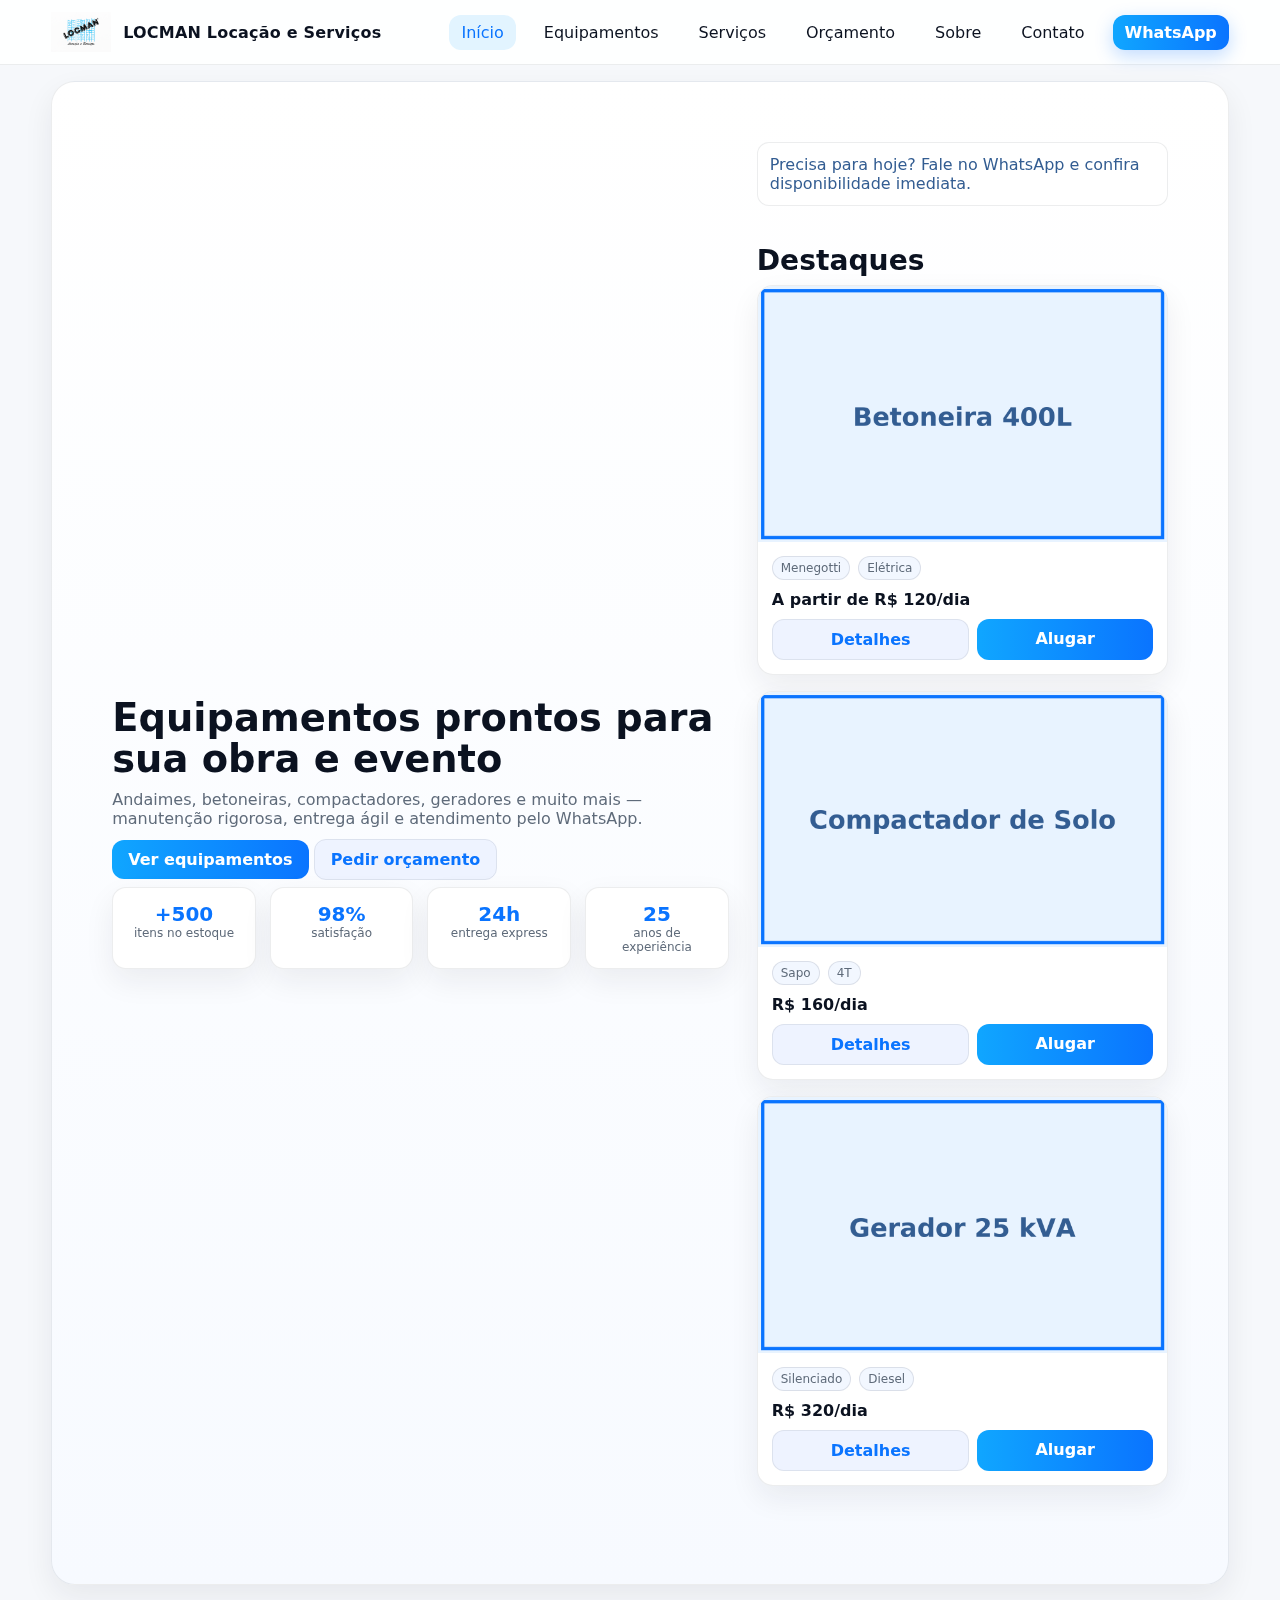
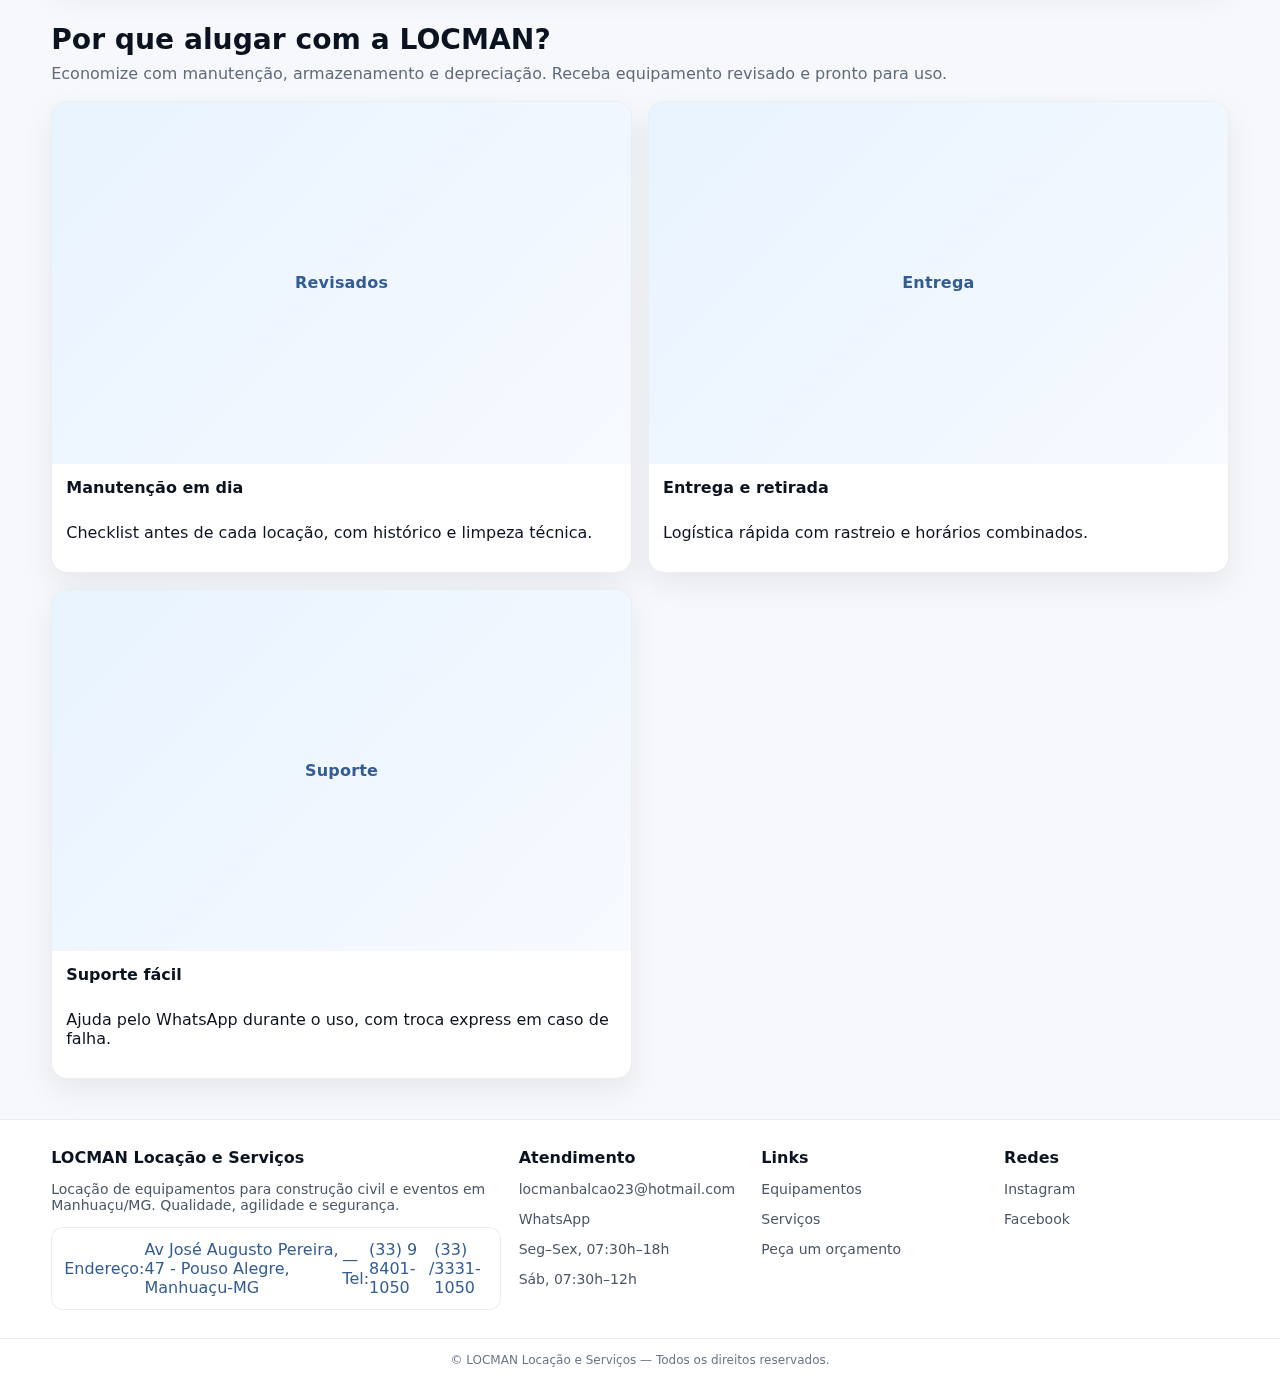
<file: index.html>
<!doctype html>
<html lang="pt-BR">
<head>
<meta charset="utf-8"/>
<meta name="viewport" content="width=device-width, initial-scale=1"/>
<title>LOCMAN Locação e Serviços — Manhuaçu/MG</title>
<meta name="description" content="Locação de equipamentos para construção civil e eventos em Manhuaçu/MG. Andaimes, betoneiras, compactadores, geradores e muito mais."/>
<link rel="stylesheet" href="assets/style.css"/>
<link rel="icon" href="assets/logo.png"/>
</head>
<body>
<header class="header">
  <div class="container nav">
    <a class="brand active" href="index.html">
      <img src="assets/logo.png" alt="LOCMAN logo"/>
      <span>LOCMAN Locação e Serviços</span>
    </a>
    <nav class="nav-links" id="navLinks">
      <a class="active" href="index.html">Início</a>
      <a href="equipamentos.html">Equipamentos</a>
      <a href="servicos.html">Serviços</a>
      <a href="orcamento.html">Orçamento</a>
      <a href="sobre.html">Sobre</a>
      <a href="contato.html">Contato</a>
      <a class="cta whatsapp-link" target="_blank" rel="noopener">WhatsApp</a>
    </nav>
  </div>
</header>
<main class="container">

<section class="hero">
  <div class="hero-inner">
    <div>
      <h1>Equipamentos prontos para sua obra e evento</h1>
      <p>Andaimes, betoneiras, compactadores, geradores e muito mais — manutenção rigorosa, entrega ágil e atendimento pelo WhatsApp.</p>
      <div class="actions">
        <a class="btn primary" href="equipamentos.html">Ver equipamentos</a>
        <a class="btn" href="orcamento.html">Pedir orçamento</a>
      </div>
      <div class="kpis">
        <div class="kpi"><div class="v">+500</div><div class="l">itens no estoque</div></div>
        <div class="kpi"><div class="v">98%</div><div class="l">satisfação</div></div>
        <div class="kpi"><div class="v">24h</div><div class="l">entrega express</div></div>
        <div class="kpi"><div class="v">25</div><div class="l">anos de experiência</div></div>
      </div>
    </div>
    <div>
      <div class="banner">Precisa para hoje? Fale no WhatsApp e confira disponibilidade imediata.</div>
      <div class="section">
        <h2>Destaques</h2>
        <div class="grid destaques">
          <article class="card">
            <div class="media"><img src="assets/equipamentos/betoneira.png" alt="Betoneira 400L"/></div>
            <div class="body">
              <div class="meta"><span class="tag">Menegotti</span><span class="tag">Elétrica</span></div>
              <div class="price">A partir de R$ 120/dia</div>
              <div class="actions">
                <a class="btn" href="equipamentos.html#betoneira">Detalhes</a>
                <a class="btn primary" href="orcamento.html?item=Betoneira%20400%20L">Alugar</a>
              </div>
            </div>
          </article>
          <article class="card">
            <div class="media"><img src="assets/equipamentos/compactador.png" alt="Compactador de Solo"/></div>
            <div class="body">
              <div class="meta"><span class="tag">Sapo</span><span class="tag">4T</span></div>
              <div class="price">R$ 160/dia</div>
              <div class="actions">
                <a class="btn" href="equipamentos.html#compactador">Detalhes</a>
                <a class="btn primary" href="orcamento.html?item=Compactador%20de%20Solo%20(Sapo%204T)">Alugar</a>
              </div>
            </div>
          </article>
          <article class="card">
            <div class="media"><img src="assets/equipamentos/gerador.png" alt="Gerador 25 kVA"/></div>
            <div class="body">
              <div class="meta"><span class="tag">Silenciado</span><span class="tag">Diesel</span></div>
              <div class="price">R$ 320/dia</div>
              <div class="actions">
                <a class="btn" href="equipamentos.html#gerador">Detalhes</a>
                <a class="btn primary" href="orcamento.html?item=Gerador%2025%20kVA">Alugar</a>
              </div>
            </div>
          </article>
        </div>
      </div>
    </div>
  </div>
</section>

<section class="section">
  <h2>Por que alugar com a LOCMAN?</h2>
  <p class="lead">Economize com manutenção, armazenamento e depreciação. Receba equipamento revisado e pronto para uso.</p>
  <div class="grid grid-destaques">
    <article class="card"><div class="media">Revisados</div><div class="body"><b>Manutenção em dia</b><p>Checklist antes de cada locação, com histórico e limpeza técnica.</p></div></article>
    <article class="card"><div class="media">Entrega</div><div class="body"><b>Entrega e retirada</b><p>Logística rápida com rastreio e horários combinados.</p></div></article>
    <article class="card"><div class="media">Suporte</div><div class="body"><b>Suporte fácil</b><p>Ajuda pelo WhatsApp durante o uso, com troca express em caso de falha.</p></div></article>
  </div>
</section>

</main>

<footer>
  <div class="container footer-inner footer">
    <div>
      <h4>LOCMAN Locação e Serviços</h4>
      <p>Locação de equipamentos para construção civil e eventos em Manhuaçu/MG. Qualidade, agilidade e segurança.</p>
      <div class="banner" style="margin-top:10px">Endereço: <span class="endereco"></span> — Tel: <span class="tel1"></span> / <span class="tel2"></span></div>
    </div>
    <div>
  <h4>Atendimento</h4>
  <p><a href="mailto:locmanbalcao23@hotmail.com">locmanbalcao23@hotmail.com</a></p>
  <p><a class="whatsapp-link" target="_blank" rel="noopener">WhatsApp</a></p>
  <p>Seg–Sex, 07:30h–18h</p>
  <p>Sáb, 07:30h–12h</p>
</div>
    <div>
      <h4>Links</h4>
      <p><a href="equipamentos.html">Equipamentos</a></p>
      <p><a href="servicos.html">Serviços</a></p>
      <p><a href="orcamento.html">Peça um orçamento</a></p>
    </div>
    <div>
      <h4>Redes</h4>
      <p><a href="https://www.instagram.com/locman.locacao/" target="_blank" rel="noopener">Instagram</a></p>
      <p><a href="https://www.facebook.com/loc.man.7758" target="_blank" rel="noopener">Facebook</a></p>
    </div>
  </div>
  <div class="legal">
    © LOCMAN Locação e Serviços — Todos os direitos reservados.
  </div>
</footer>

<script src="assets/script.js"></script>
</body>
</html>
</file>
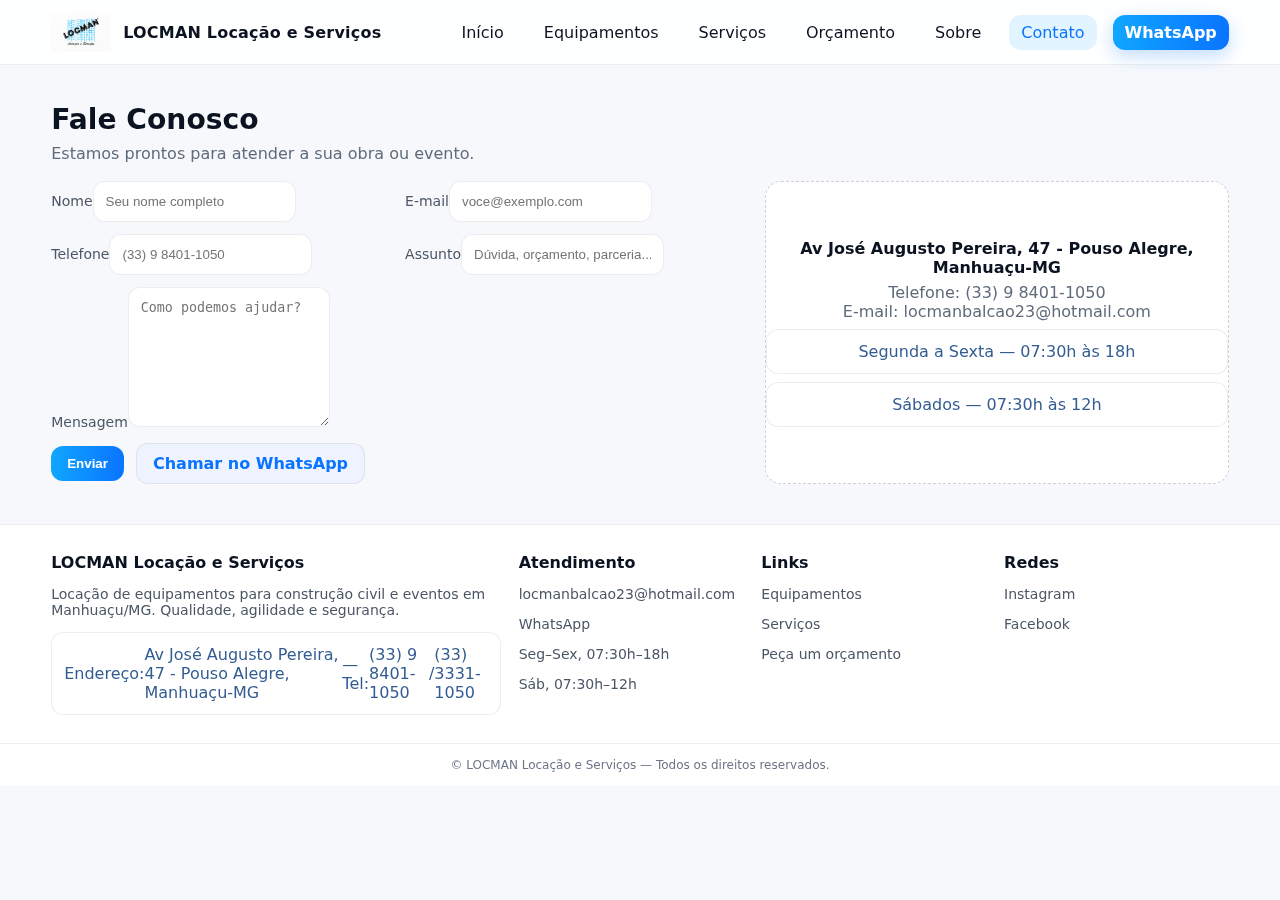
<file: contato.html>
<!doctype html>
<html lang="pt-BR">
<head>
<meta charset="utf-8"/>
  <meta name="viewport" content="width=device-width, initial-scale=1"/>
  <title>Contato | LOCMAN Locação e Serviços</title>
  <meta name="description" content="Fale conosco pelo formulário ou pelo WhatsApp."/>
<link rel="stylesheet" href="assets/style.css"/>
<link rel="icon" href="assets/logo.png"/>
</head>
<body>
<header class="header">
  <div class="container nav">
    <a class="brand" href="index.html">
      <img src="assets/logo.png" alt="LOCMAN logo"/>
      <span>LOCMAN Locação e Serviços</span>
    </a>
    <nav class="nav-links" id="navLinks">
      <a href="index.html">Início</a>
      <a href="equipamentos.html">Equipamentos</a>
      <a href="servicos.html">Serviços</a>
      <a href="orcamento.html">Orçamento</a>
      <a href="sobre.html">Sobre</a>
      <a class="active" href="contato.html">Contato</a>
        <a class="cta whatsapp-link" target="_blank" rel="noopener">WhatsApp</a>
    </nav>
  </div>
</header>
<main class="container">

<section class="section">
  <h2>Fale Conosco</h2>
  <p class="lead">Estamos prontos para atender a sua obra ou evento.</p>
  <div class="contact-grid">
    <form class="form" onsubmit="return enviarContato(event)">
      <div class="row">
        <div><label>Nome</label><input required name="nome" placeholder="Seu nome completo"/></div>
        <div><label>E-mail</label><input required name="email" type="email" placeholder="voce@exemplo.com"/></div>
      </div>
      <div class="row">
        <div><label>Telefone</label><input name="fone" placeholder="(33) 9 8401-1050"/></div>
        <div><label>Assunto</label><input name="assunto" placeholder="Dúvida, orçamento, parceria..."/></div>
      </div>
      <div><label>Mensagem</label><textarea required name="mensagem" placeholder="Como podemos ajudar?"></textarea></div>
      <div class="submit">
        <button class="btn primary" type="submit">Enviar</button>
          <a class="btn whatsapp-link" target="_blank">Chamar no WhatsApp</a>
      </div>
    </form>
    <div class="map">
      <div>
        <div style="font-weight:700;margin-bottom:6px;text-align:center;">Av José Augusto Pereira, 47 - Pouso Alegre, Manhuaçu-MG</div>
        <div style="color:#5f6b7a;text-align:center;">Telefone: <span class="tel1"></span></div>
        <div style="color:#5f6b7a;text-align:center;">E-mail: locmanbalcao23@hotmail.com</div>
        <div style="margin-top:8px" class="banner">Segunda a Sexta — 07:30h às 18h</div>
        <div style="margin-top:8px" class="banner">Sábados — 07:30h às 12h</div>
      </div>
    </div>
  </div>
</section>

</main>

<footer>
  <div class="container footer-inner footer">
    <div>
      <h4>LOCMAN Locação e Serviços</h4>
      <p>Locação de equipamentos para construção civil e eventos em Manhuaçu/MG. Qualidade, agilidade e segurança.</p>
      <div class="banner" style="margin-top:10px">Endereço: <span class="endereco"></span> — Tel: <span class="tel1"></span> / <span class="tel2"></span></div>
    </div>
    <div>
  <h4>Atendimento</h4>
  <p><a href="mailto:locmanbalcao23@hotmail.com">locmanbalcao23@hotmail.com</a></p>
  <p><a class="whatsapp-link" target="_blank" rel="noopener">WhatsApp</a></p>
  <p>Seg–Sex, 07:30h–18h</p>
  <p>Sáb, 07:30h–12h</p>
</div>
    <div>
      <h4>Links</h4>
      <p><a href="equipamentos.html">Equipamentos</a></p>
      <p><a href="servicos.html">Serviços</a></p>
      <p><a href="orcamento.html">Peça um orçamento</a></p>
    </div>
    <div>
      <h4>Redes</h4>
      <p><a href="https://www.instagram.com/locman.locacao/" target="_blank" rel="noopener">Instagram</a></p>
      <p><a href="https://www.facebook.com/loc.man.7758" target="_blank" rel="noopener">Facebook</a></p>
    </div>
  </div>
  <div class="legal">
    © LOCMAN Locação e Serviços — Todos os direitos reservados.
  </div>
</footer>

<script src="assets/script.js"></script>
</body>
</html>
</file>
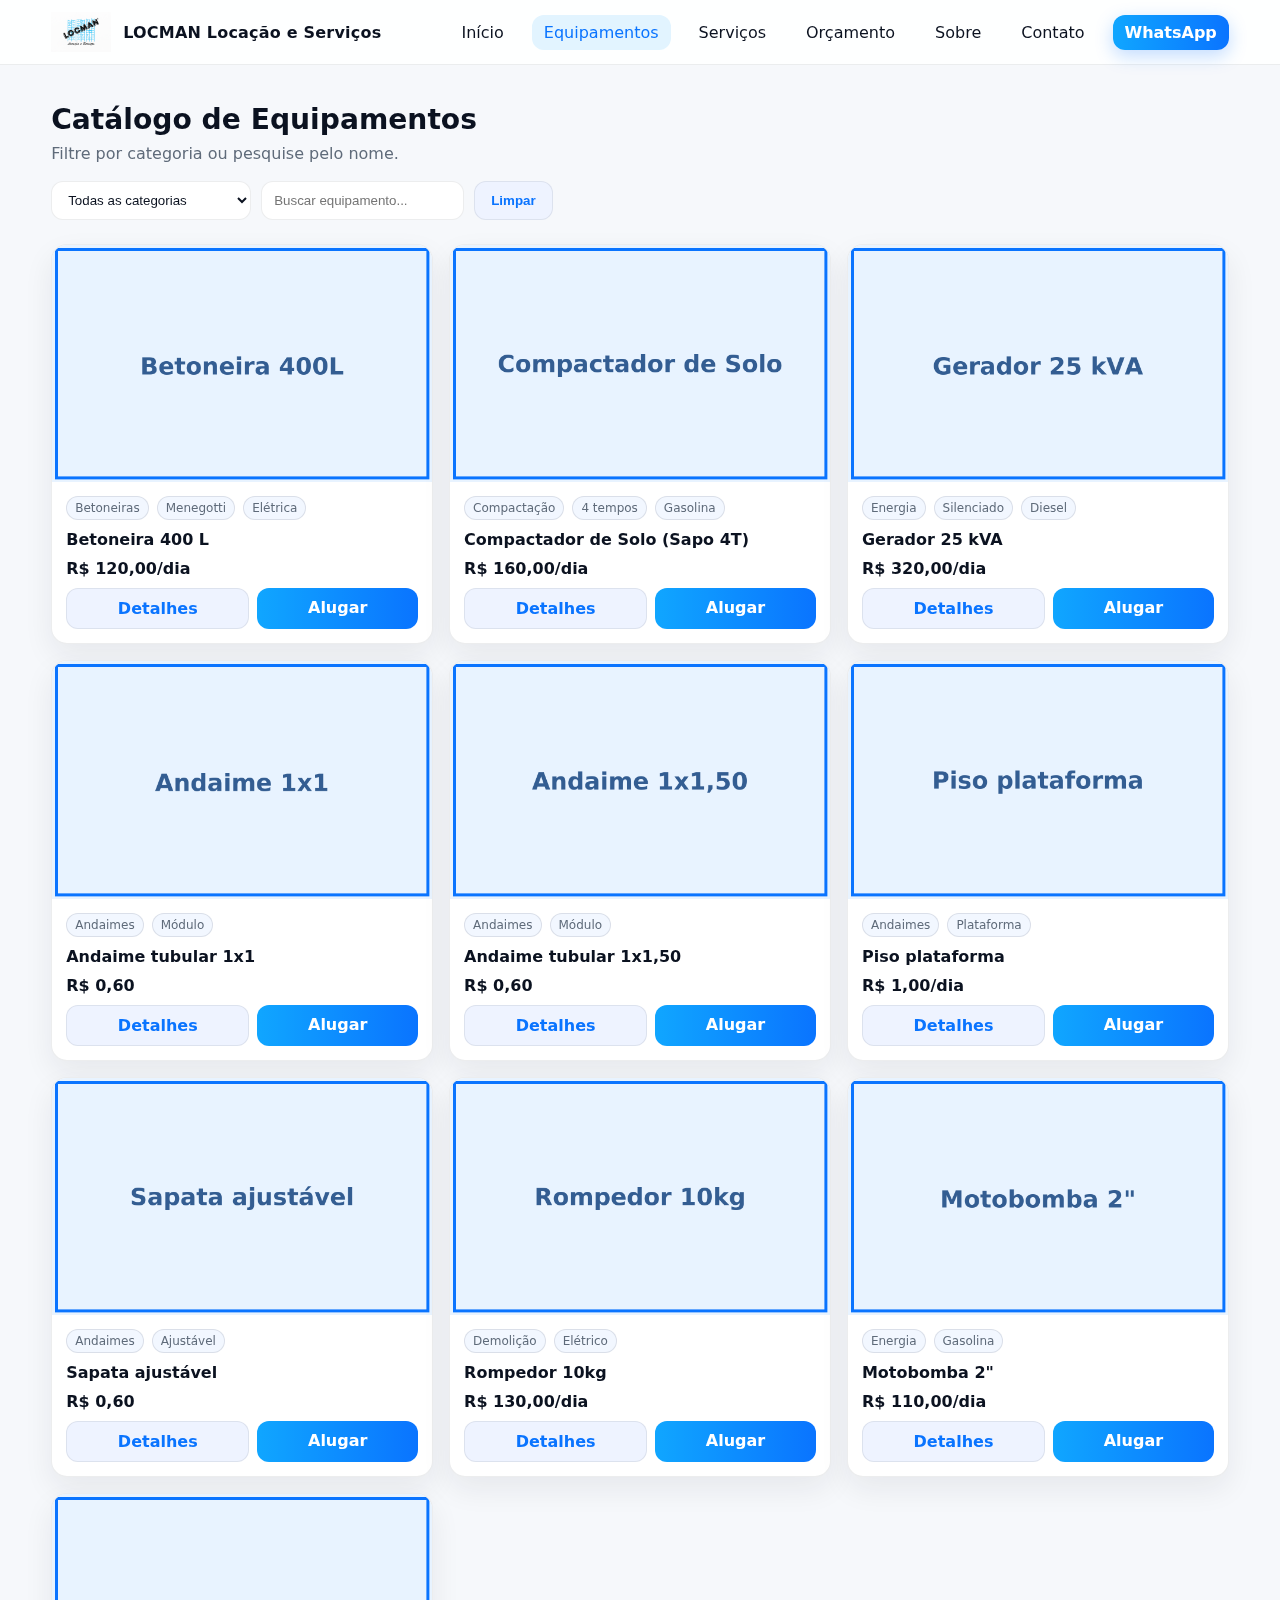
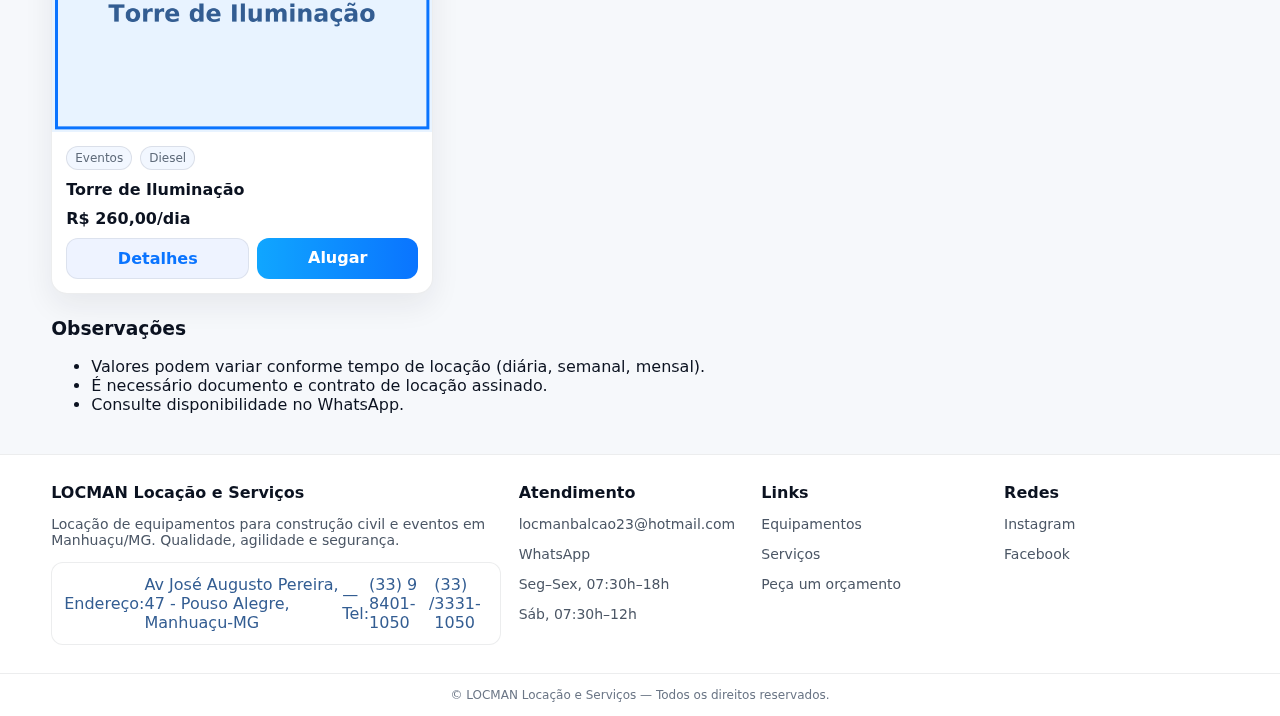
<file: equipamentos.html>
<!doctype html>
<html lang="pt-BR">
<head>
<meta charset="utf-8"/>
  <meta name="viewport" content="width=device-width, initial-scale=1"/>
  <title>Equipamentos para Locação | LOCMAN</title>
  <meta name="description" content="Catálogo de equipamentos disponíveis para aluguel em Manhuaçu e região."/>
<link rel="stylesheet" href="assets/style.css"/>
<link rel="icon" href="assets/logo.png"/>
</head>
<body>
<header class="header">
  <div class="container nav">
    <a class="brand" href="index.html">
      <img src="assets/logo.png" alt="LOCMAN logo"/>
      <span>LOCMAN Locação e Serviços</span>
    </a>
    <nav class="nav-links" id="navLinks">
      <a href="index.html">Início</a>
      <a class="active" href="equipamentos.html">Equipamentos</a>
      <a href="servicos.html">Serviços</a>
      <a href="orcamento.html">Orçamento</a>
      <a href="sobre.html">Sobre</a>
      <a href="contato.html">Contato</a>
        <a class="cta whatsapp-link" target="_blank" rel="noopener">WhatsApp</a>
    </nav>
  </div>
</header>
<main class="container">

<section class="section">
  <h2>Catálogo de Equipamentos</h2>
  <p class="lead">Filtre por categoria ou pesquise pelo nome.</p>
  <div class="filters">
    <select id="fCategoria">
      <option value="">Todas as categorias</option>
      <option>Andaimes</option>
      <option>Betoneiras</option>
      <option>Compactação</option>
      <option>Energia</option>
      <option>Demolição</option>
      <option>Jardinagem</option>
      <option>Elevação</option>
      <option>Eventos</option>
    </select>
    <input id="fBusca" class="input" placeholder="Buscar equipamento..."/>
    <button class="btn" id="btnLimpar">Limpar</button>
  </div>

  <div id="lista" class="grid"></div>

    <h3 class="observacoes-heading">Observações</h3>
  <ul>
    <li>Valores podem variar conforme tempo de locação (diária, semanal, mensal).</li>
    <li>É necessário documento e contrato de locação assinado.</li>
    <li>Consulte disponibilidade no WhatsApp.</li>
  </ul>
</section>

</main>

<footer>
  <div class="container footer-inner footer">
    <div>
      <h4>LOCMAN Locação e Serviços</h4>
      <p>Locação de equipamentos para construção civil e eventos em Manhuaçu/MG. Qualidade, agilidade e segurança.</p>
        <div class="banner" style="margin-top:10px">Endereço: <span class="endereco"></span> — Tel: <span class="tel1"></span> / <span class="tel2"></span></div>
    </div>
    <div>
  <h4>Atendimento</h4>
  <p><a href="mailto:locmanbalcao23@hotmail.com">locmanbalcao23@hotmail.com</a></p>
    <p><a class="whatsapp-link" target="_blank" rel="noopener">WhatsApp</a></p>
  <p>Seg–Sex, 07:30h–18h</p>
  <p>Sáb, 07:30h–12h</p>
</div>
    <div>
      <h4>Links</h4>
      <p><a href="equipamentos.html">Equipamentos</a></p>
      <p><a href="servicos.html">Serviços</a></p>
      <p><a href="orcamento.html">Peça um orçamento</a></p>
    </div>
    <div>
      <h4>Redes</h4>
      <p><a href="https://www.instagram.com/locman.locacao/" target="_blank" rel="noopener">Instagram</a></p>
      <p><a href="https://www.facebook.com/loc.man.7758" target="_blank" rel="noopener">Facebook</a></p>
    </div>
  </div>
  <div class="legal">
    © LOCMAN Locação e Serviços — Todos os direitos reservados.
  </div>
</footer>

<script src="assets/script.js"></script>
</body>
</html>
</file>
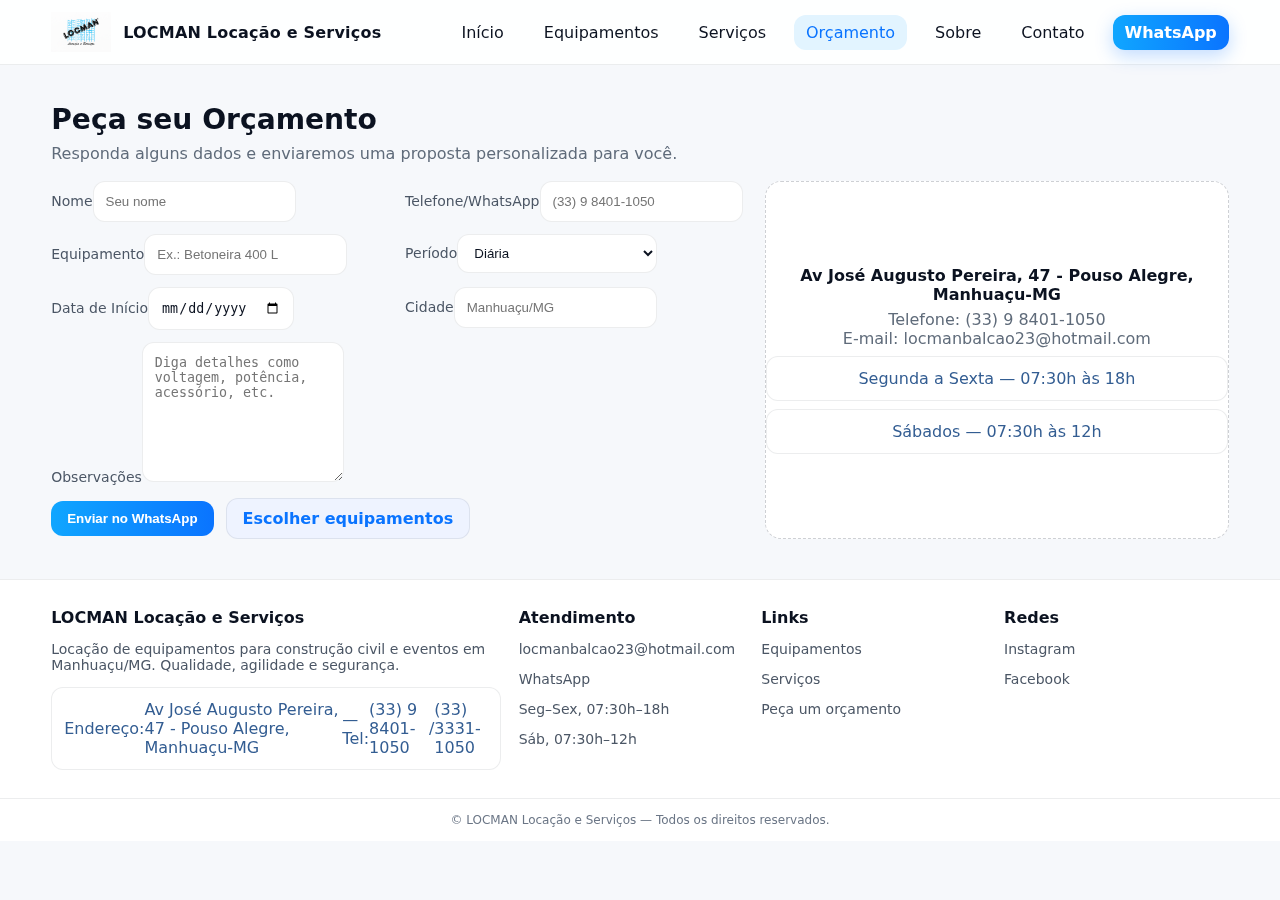
<file: orcamento.html>
<!doctype html>
<html lang="pt-BR">
<head>
<meta charset="utf-8"/>
  <meta name="viewport" content="width=device-width, initial-scale=1"/>
  <title>Solicitar Orçamento | LOCMAN</title>
  <meta name="description" content="Peça orçamento de locação de equipamentos de forma rápida pelo site ou WhatsApp."/>
<link rel="stylesheet" href="assets/style.css"/>
<link rel="icon" href="assets/logo.png"/>
</head>
<body>
<header class="header">
  <div class="container nav">
    <a class="brand" href="index.html">
      <img src="assets/logo.png" alt="LOCMAN logo"/>
      <span>LOCMAN Locação e Serviços</span>
    </a>
    <nav class="nav-links" id="navLinks">
      <a href="index.html">Início</a>
      <a href="equipamentos.html">Equipamentos</a>
      <a href="servicos.html">Serviços</a>
      <a class="active" href="orcamento.html">Orçamento</a>
      <a href="sobre.html">Sobre</a>
      <a href="contato.html">Contato</a>
        <a class="cta whatsapp-link" target="_blank" rel="noopener">WhatsApp</a>
    </nav>
  </div>
</header>
<main class="container">

<section class="section">
  <h2>Peça seu Orçamento</h2>
  <p class="lead">Responda alguns dados e enviaremos uma proposta personalizada para você.</p>
  <div class="contact-grid">
    <form class="form" id="formOrcamento" onsubmit="return enviarOrcamento(event)">
      <div class="row">
        <div><label>Nome</label><input required name="nome" placeholder="Seu nome"/></div>
        <div><label>Telefone/WhatsApp</label><input required name="fone" placeholder="(33) 9 8401-1050"/></div>
      </div>
      <div class="row">
        <div><label>Equipamento</label><input name="equipamento" id="campoEquip" placeholder="Ex.: Betoneira 400 L"/></div>
        <div><label>Período</label><select name="periodo"><option>Diária</option><option>Semanal</option><option>Quinzenal</option><option>Mensal</option></select></div>
      </div>
      <div class="row">
        <div><label>Data de Início</label><input type="date" name="inicio"/></div>
        <div><label>Cidade</label><input name="cidade" placeholder="Manhuaçu/MG"/></div>
      </div>
      <div><label>Observações</label><textarea name="obs" placeholder="Diga detalhes como voltagem, potência, acessório, etc."></textarea></div>
      <div class="submit">
        <button class="btn primary" type="submit">Enviar no WhatsApp</button>
        <a class="btn" href="equipamentos.html">Escolher equipamentos</a>
      </div>
    </form>
    <div class="map">
      <div>
          <div style="font-weight:700;margin-bottom:6px;text-align:center;"><span class="endereco"></span></div>
          <div style="color:#5f6b7a;text-align:center;">Telefone: <span class="tel1"></span></div>
        <div style="color:#5f6b7a;text-align:center;">E-mail: locmanbalcao23@hotmail.com</div>
        <div style="margin-top:8px" class="banner">Segunda a Sexta — 07:30h às 18h</div>
        <div style="margin-top:8px" class="banner">Sábados — 07:30h às 12h</div>
      </div>
    </div>
  </div>
</section>

</main>

<footer>
  <div class="container footer-inner footer">
    <div>
      <h4>LOCMAN Locação e Serviços</h4>
      <p>Locação de equipamentos para construção civil e eventos em Manhuaçu/MG. Qualidade, agilidade e segurança.</p>
        <div class="banner" style="margin-top:10px">Endereço: <span class="endereco"></span> — Tel: <span class="tel1"></span> / <span class="tel2"></span></div>
    </div>
    <div>
  <h4>Atendimento</h4>
  <p><a href="mailto:locmanbalcao23@hotmail.com">locmanbalcao23@hotmail.com</a></p>
    <p><a class="whatsapp-link" target="_blank" rel="noopener">WhatsApp</a></p>
  <p>Seg–Sex, 07:30h–18h</p>
  <p>Sáb, 07:30h–12h</p>
</div>
    <div>
      <h4>Links</h4>
      <p><a href="equipamentos.html">Equipamentos</a></p>
      <p><a href="servicos.html">Serviços</a></p>
      <p><a href="orcamento.html">Peça um orçamento</a></p>
    </div>
    <div>
      <h4>Redes</h4>
      <p><a href="https://www.instagram.com/locman.locacao/" target="_blank" rel="noopener">Instagram</a></p>
      <p><a href="https://www.facebook.com/loc.man.7758" target="_blank" rel="noopener">Facebook</a></p>
    </div>
  </div>
  <div class="legal">
    © LOCMAN Locação e Serviços — Todos os direitos reservados.
  </div>
</footer>

<script src="assets/script.js"></script>
</body>
</html>
</file>
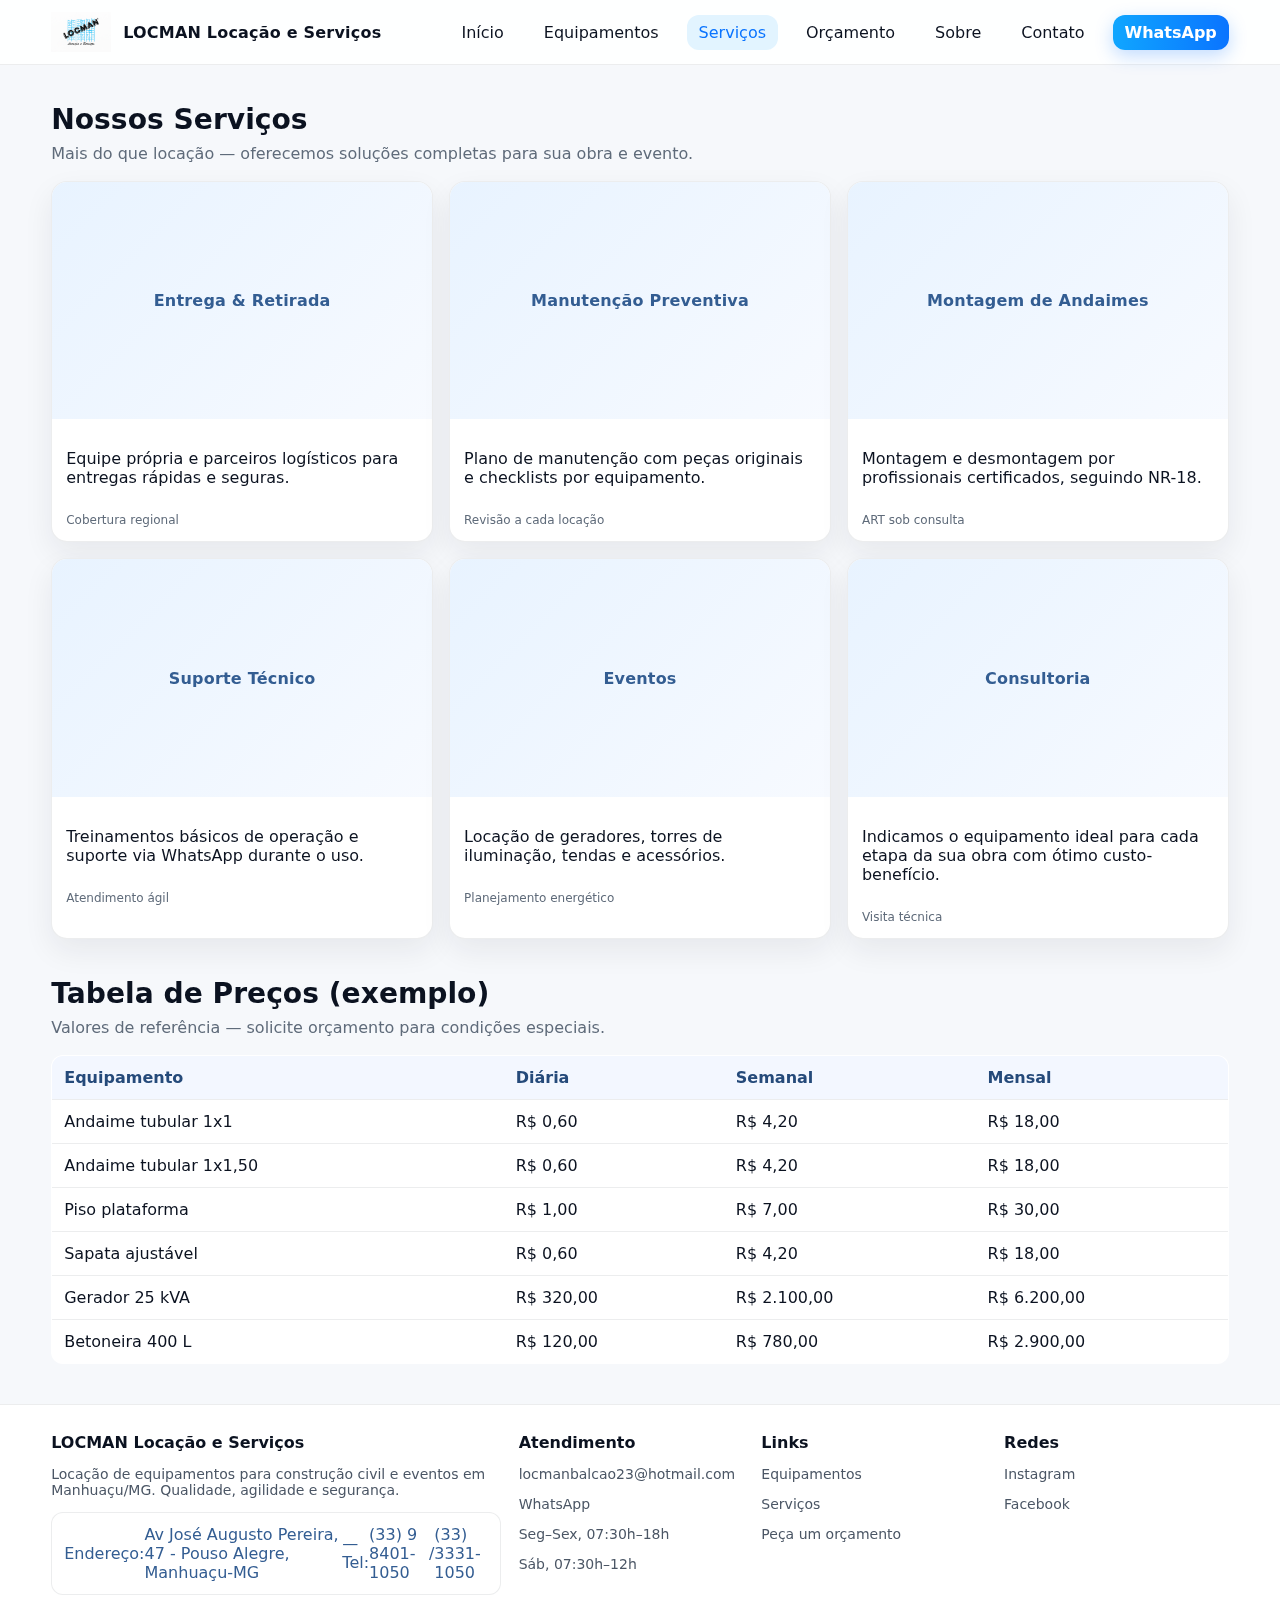
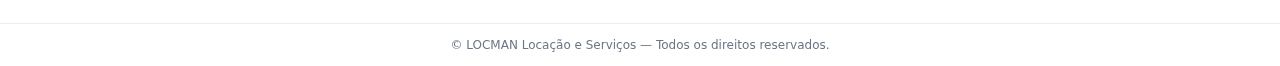
<file: servicos.html>
<!doctype html>
<html lang="pt-BR">
<head>
<meta charset="utf-8"/>
  <meta name="viewport" content="width=device-width, initial-scale=1"/>
  <title>Serviços | LOCMAN Locação e Serviços</title>
  <meta name="description" content="Entrega, montagem e suporte técnico para sua obra e evento."/>
<link rel="stylesheet" href="assets/style.css"/>
<link rel="icon" href="assets/logo.png"/>
</head>
<body>
<header class="header">
  <div class="container nav">
    <a class="brand" href="index.html">
      <img src="assets/logo.png" alt="LOCMAN logo"/>
      <span>LOCMAN Locação e Serviços</span>
    </a>
    <nav class="nav-links" id="navLinks">
      <a href="index.html">Início</a>
      <a href="equipamentos.html">Equipamentos</a>
      <a class="active" href="servicos.html">Serviços</a>
      <a href="orcamento.html">Orçamento</a>
      <a href="sobre.html">Sobre</a>
      <a href="contato.html">Contato</a>
        <a class="cta whatsapp-link" target="_blank" rel="noopener">WhatsApp</a>
    </nav>
  </div>
</header>
<main class="container">

<section class="section">
  <h2>Nossos Serviços</h2>
  <p class="lead">Mais do que locação — oferecemos soluções completas para sua obra e evento.</p>

  <div class="grid">
    <article class="card"><div class="media">Entrega &amp; Retirada</div><div class="body"><p>Equipe própria e parceiros logísticos para entregas rápidas e seguras.</p><span class="meta">Cobertura regional</span></div></article>
    <article class="card"><div class="media">Manutenção Preventiva</div><div class="body"><p>Plano de manutenção com peças originais e checklists por equipamento.</p><span class="meta">Revisão a cada locação</span></div></article>
    <article class="card"><div class="media">Montagem de Andaimes</div><div class="body"><p>Montagem e desmontagem por profissionais certificados, seguindo NR-18.</p><span class="meta">ART sob consulta</span></div></article>
    <article class="card"><div class="media">Suporte Técnico</div><div class="body"><p>Treinamentos básicos de operação e suporte via WhatsApp durante o uso.</p><span class="meta">Atendimento ágil</span></div></article>
    <article class="card"><div class="media">Eventos</div><div class="body"><p>Locação de geradores, torres de iluminação, tendas e acessórios.</p><span class="meta">Planejamento energético</span></div></article>
    <article class="card"><div class="media">Consultoria</div><div class="body"><p>Indicamos o equipamento ideal para cada etapa da sua obra com ótimo custo-benefício.</p><span class="meta">Visita técnica</span></div></article>
  </div>
</section>

<section class="section">
  <h2>Tabela de Preços (exemplo)</h2>
  <p class="lead">Valores de referência — solicite orçamento para condições especiais.</p>
  <div style="overflow:auto">
  <table class="table">
    <thead><tr><th>Equipamento</th><th>Diária</th><th>Semanal</th><th>Mensal</th></tr></thead>
    <tbody>
      <tr><td>Andaime tubular 1x1</td><td>R$ 0,60</td><td>R$ 4,20</td><td>R$ 18,00</td></tr>
      <tr><td>Andaime tubular 1x1,50</td><td>R$ 0,60</td><td>R$ 4,20</td><td>R$ 18,00</td></tr>
      <tr><td>Piso plataforma</td><td>R$ 1,00</td><td>R$ 7,00</td><td>R$ 30,00</td></tr>
      <tr><td>Sapata ajustável</td><td>R$ 0,60</td><td>R$ 4,20</td><td>R$ 18,00</td></tr>
      <tr><td>Gerador 25 kVA</td><td>R$ 320,00</td><td>R$ 2.100,00</td><td>R$ 6.200,00</td></tr>
      <tr><td>Betoneira 400 L</td><td>R$ 120,00</td><td>R$ 780,00</td><td>R$ 2.900,00</td></tr>
    </tbody>
  </table>
  </div>
</section>

</main>

<footer>
  <div class="container footer-inner footer">
    <div>
      <h4>LOCMAN Locação e Serviços</h4>
      <p>Locação de equipamentos para construção civil e eventos em Manhuaçu/MG. Qualidade, agilidade e segurança.</p>
        <div class="banner" style="margin-top:10px">Endereço: <span class="endereco"></span> — Tel: <span class="tel1"></span> / <span class="tel2"></span></div>
    </div>
    <div>
  <h4>Atendimento</h4>
  <p><a href="mailto:locmanbalcao23@hotmail.com">locmanbalcao23@hotmail.com</a></p>
    <p><a class="whatsapp-link" target="_blank" rel="noopener">WhatsApp</a></p>
  <p>Seg–Sex, 07:30h–18h</p>
  <p>Sáb, 07:30h–12h</p>
</div>
    <div>
      <h4>Links</h4>
      <p><a href="equipamentos.html">Equipamentos</a></p>
      <p><a href="servicos.html">Serviços</a></p>
      <p><a href="orcamento.html">Peça um orçamento</a></p>
    </div>
    <div>
      <h4>Redes</h4>
      <p><a href="https://www.instagram.com/locman.locacao/" target="_blank" rel="noopener">Instagram</a></p>
      <p><a href="https://www.facebook.com/loc.man.7758" target="_blank" rel="noopener">Facebook</a></p>
    </div>
  </div>
  <div class="legal">
    © LOCMAN Locação e Serviços — Todos os direitos reservados.
  </div>
</footer>

<script src="assets/script.js"></script>
</body>
</html>
</file>
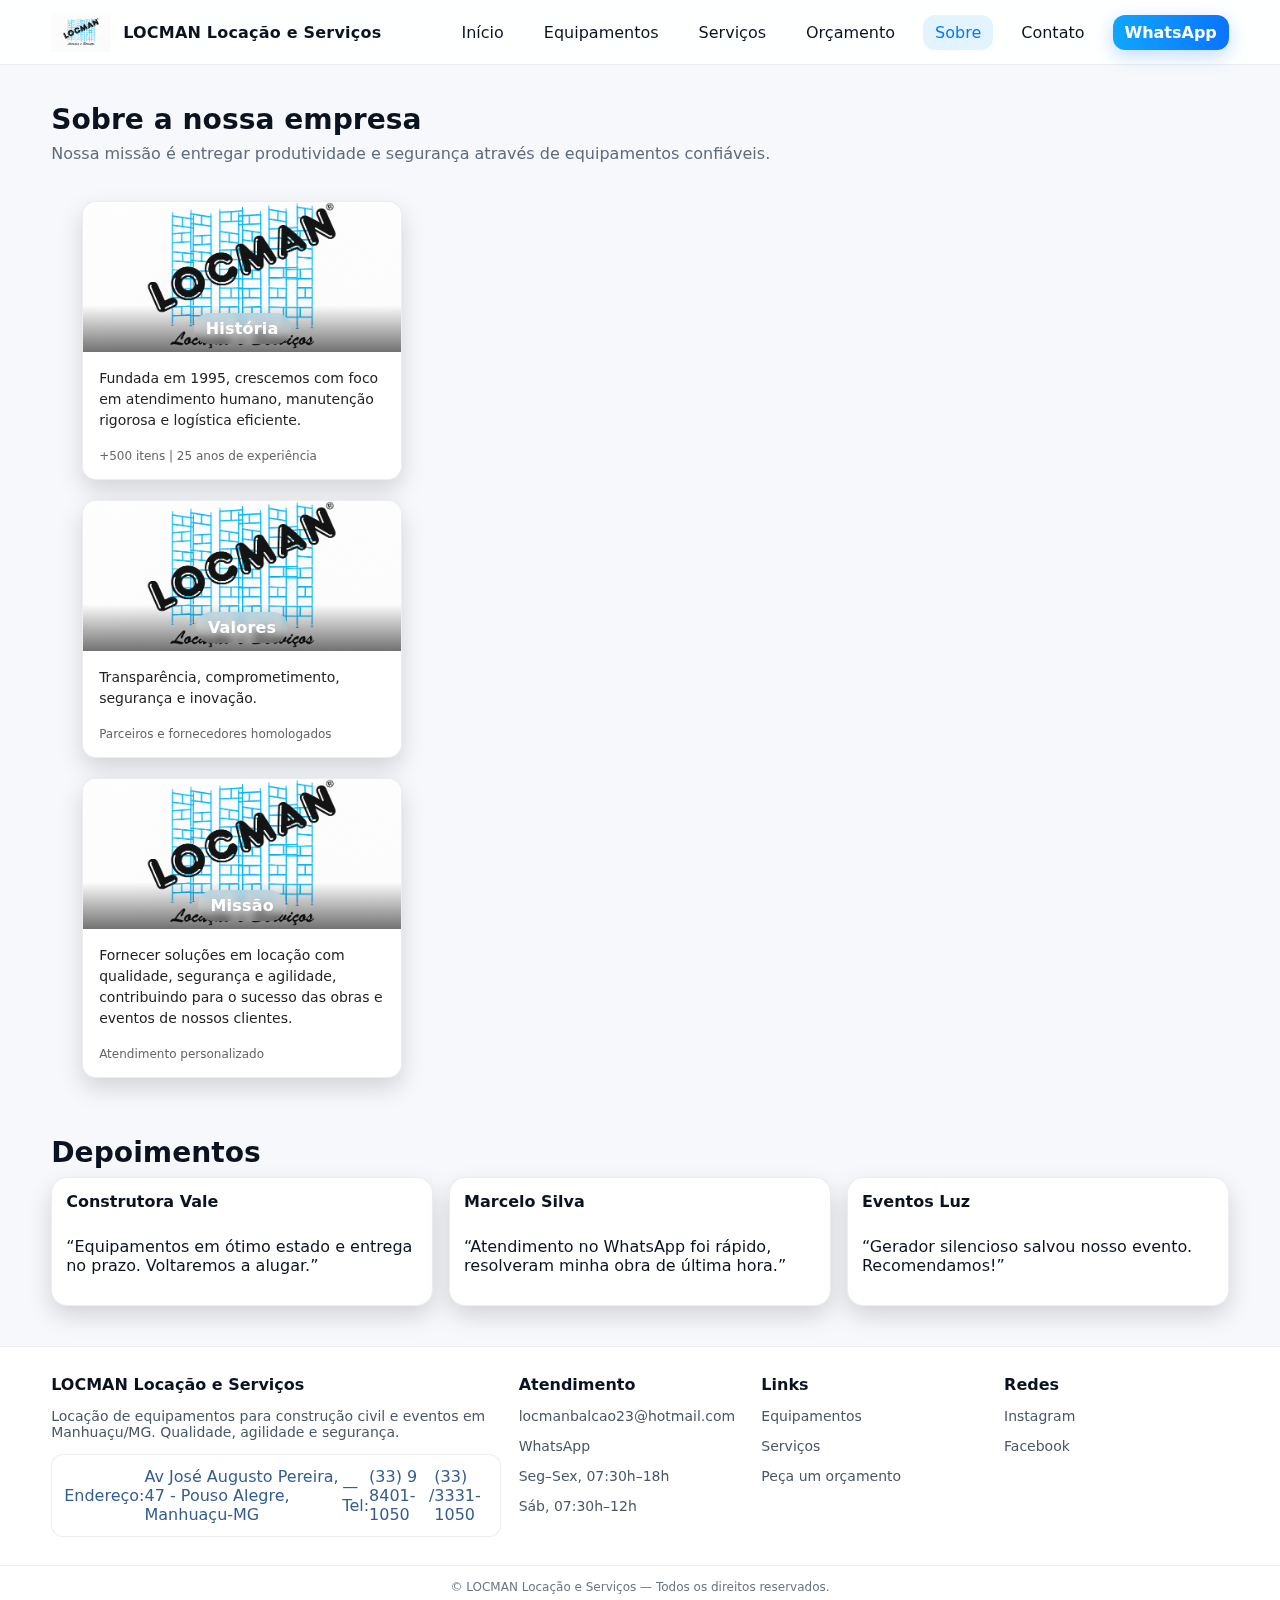
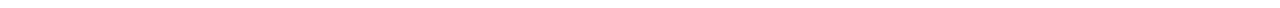
<file: sobre.html>
<!doctype html>
<html lang="pt-BR">
<head>
<meta charset="utf-8"/>
  <meta name="viewport" content="width=device-width, initial-scale=1"/>
  <title>Sobre a LOCMAN</title>
  <meta name="description" content="História, missão e valores da LOCMAN Locação e Serviços em Manhuaçu/MG."/>
<link rel="stylesheet" href="assets/style.css"/>
<link rel="icon" href="assets/logo.png"/>
</head>
<body>
<header class="header">
  <div class="container nav">
    <a class="brand" href="index.html">
      <img src="assets/logo.png" alt="LOCMAN logo"/>
      <span>LOCMAN Locação e Serviços</span>
    </a>
    <nav class="nav-links" id="navLinks">
      <a href="index.html">Início</a>
      <a href="equipamentos.html">Equipamentos</a>
      <a href="servicos.html">Serviços</a>
      <a href="orcamento.html">Orçamento</a>
      <a class="active" href="sobre.html">Sobre</a>
      <a href="contato.html">Contato</a>
        <a class="cta whatsapp-link" target="_blank" rel="noopener">WhatsApp</a>
    </nav>
  </div>
</header>
<main class="container">

<section class="section">
  <h2>Sobre a nossa empresa</h2>
  <p class="lead">Nossa missão é entregar produtividade e segurança através de equipamentos confiáveis.</p>
  <div class="grid">
    <section class="cards-grid">
  <!-- CARD HISTÓRIA -->
  <article class="card card-interactive" tabindex="0" aria-label="Card História">
    <div class="media">
      <img src="assets/logo.png" alt="Ícone História">
      <div class="overlay"><span class="pill">História</span></div>
      <span class="shine" aria-hidden="true"></span>
    </div>
    <div class="body">
      <p>Fundada em 1995, crescemos com foco em atendimento humano, manutenção rigorosa e logística eficiente.</p>
      <div class="meta">+500 itens | 25 anos de experiência</div>
    </div>
  </article>

  <!-- CARD VALORES -->
  <article class="card card-interactive" tabindex="0" aria-label="Card Valores">
    <div class="media">
      <img src="assets/logo.png" alt="Ícone Valores">
      <div class="overlay"><span class="pill">Valores</span></div>
      <span class="shine" aria-hidden="true"></span>
    </div>
    <div class="body">
      <p>Transparência, comprometimento, segurança e inovação.</p>
      <div class="meta">Parceiros e fornecedores homologados</div>
    </div>
  </article>

  <!-- CARD MISSÃO -->
  <article class="card card-interactive" tabindex="0" aria-label="Card Missão">
    <div class="media">
      <img src="assets/logo.png" alt="Ícone Missão">
      <div class="overlay"><span class="pill">Missão</span></div>
      <span class="shine" aria-hidden="true"></span>
    </div>
    <div class="body">
      <p>Fornecer soluções em locação com qualidade, segurança e agilidade, contribuindo para o sucesso das obras e eventos de nossos clientes.</p>
      <div class="meta">Atendimento personalizado</div>
    </div>
  </article>
</section>

<style>
:root{
  --card-w: 320px;
  --radius: 14px;
  --shadow: 0 10px 24px rgba(0,0,0,.15);
}

/* GRID: cards lado a lado */
.cards-grid{
  display: flex;
  flex-direction: row;
  gap: 20px;
  justify-content: center;
  flex-wrap: wrap;
  margin: 20px 0;
}

/* CARD BASE */
.card-interactive{
  width: var(--card-w);
  border-radius: var(--radius);
  overflow: hidden;
  background: #fff;
  box-shadow: var(--shadow);
  transition: transform .35s ease, box-shadow .35s ease;
  cursor: pointer;
  position: relative;
  isolation: isolate;
  display: flex;
  flex-direction: column;
}
.card-interactive:hover{ transform: translateY(-6px); }

.card-interactive .media{
  position: relative;
  height: 150px;
  overflow: hidden;
}
.card-interactive .media img{
  width: 100%;
  height: 100%;
  object-fit: cover;
  transition: transform .5s ease;
}
.card-interactive:hover .media img{ transform: scale(1.08); }

/* Overlay com título */
.card-interactive .overlay{
  position: absolute;
  inset: auto 0 0 0;
  padding: 8px;
  display: grid;
  place-items: center;
  background: linear-gradient(to top, rgba(0,0,0,.55), rgba(0,0,0,0));
}
.card-interactive .pill{
  display: inline-block;
  padding: 6px 12px;
  border-radius: 999px;
  backdrop-filter: blur(4px);
  background: rgba(255,255,255,.18);
  color: #fff;
  font-weight: 700;
}

/* Corpo */
.card-interactive .body{
  padding: 16px;
  font-size: 14px;
  display: flex;
  flex-direction: column;
  justify-content: center;
}
.card-interactive .body p{ margin: 0; line-height: 1.5; color: #222; }
.card-interactive .meta{ margin-top: 8px; font-size: 12px; color: #666; }

/* Shine effect */
.card-interactive .shine{
  position: absolute;
  inset: 0;
  background: linear-gradient(120deg, transparent 40%, rgba(255,255,255,.35) 50%, transparent 60%);
  transform: translateX(-120%);
  transition: transform .7s ease;
}
.card-interactive:hover .shine{ transform: translateX(120%); }
</style>

  </div>
</section>

<section class="section">
  <h2>Depoimentos</h2>
  <div class="grid">
    <article class="card"><div class="body"><b>Construtora Vale</b><p>“Equipamentos em ótimo estado e entrega no prazo. Voltaremos a alugar.”</p></div></article>
    <article class="card"><div class="body"><b>Marcelo Silva</b><p>“Atendimento no WhatsApp foi rápido, resolveram minha obra de última hora.”</p></div></article>
    <article class="card"><div class="body"><b>Eventos Luz</b><p>“Gerador silencioso salvou nosso evento. Recomendamos!”</p></div></article>
  </div>
</section>

</main>

<footer>
  <div class="container footer-inner footer">
    <div>
      <h4>LOCMAN Locação e Serviços</h4>
      <p>Locação de equipamentos para construção civil e eventos em Manhuaçu/MG. Qualidade, agilidade e segurança.</p>
        <div class="banner" style="margin-top:10px">Endereço: <span class="endereco"></span> — Tel: <span class="tel1"></span> / <span class="tel2"></span></div>
    </div>
    <div>
  <h4>Atendimento</h4>
  <p><a href="mailto:locmanbalcao23@hotmail.com">locmanbalcao23@hotmail.com</a></p>
    <p><a class="whatsapp-link" target="_blank" rel="noopener">WhatsApp</a></p>
  <p>Seg–Sex, 07:30h–18h</p>
  <p>Sáb, 07:30h–12h</p>
</div>
    <div>
      <h4>Links</h4>
      <p><a href="equipamentos.html">Equipamentos</a></p>
      <p><a href="servicos.html">Serviços</a></p>
      <p><a href="orcamento.html">Peça um orçamento</a></p>
    </div>
    <div>
      <h4>Redes</h4>
      <p><a href="https://www.instagram.com/locman.locacao/" target="_blank" rel="noopener">Instagram</a></p>
      <p><a href="https://www.facebook.com/loc.man.7758" target="_blank" rel="noopener">Facebook</a></p>
    </div>
  </div>
  <div class="legal">
    © LOCMAN Locação e Serviços — Todos os direitos reservados.
  </div>
</footer>

<script src="assets/script.js"></script>
</body>
</html>
</file>
<file: assets/style.css>
:root{
  --bg:#f6f8fb;
  --surface:#ffffff;
  --muted:#5f6b7a;
  --text:#0b1220;
  --brand:#10a6ff;
  --brand-2:#0a74ff;
  --accent:#111111;
  --radius:16px;
  --shadow: 0 12px 30px rgba(23, 28, 38, .07);
  --border: 1px solid rgba(10, 20, 40, .08);
}

*{box-sizing:border-box}
html,body{margin:0;padding:0;background:var(--bg);color:var(--text);font-family: Inter, ui-sans-serif, system-ui, -apple-system, Segoe UI, Roboto, Ubuntu, "Helvetica Neue", Arial}
a{color:inherit;text-decoration:none}
img{max-width:100%;display:block}
.container{width:min(1180px,92%);margin-inline:auto}

.header{position:sticky;top:0;z-index:50;background:rgba(255,255,255,.9);backdrop-filter:saturate(180%) blur(8px);border-bottom: var(--border)}
.nav{display:flex;align-items:center;justify-content:space-between;padding:12px 0;gap:12px}
.brand{display:flex;align-items:center;gap:12px;font-weight:800;letter-spacing:.2px}
.brand img{height:40px;width:auto}
.nav-links{display:flex;gap:16px;align-items:center;flex-wrap:wrap}
.nav-links a{padding:8px 12px;border-radius:12px}
.nav-links a.active{background:rgba(16,166,255,.12);color:#0a74ff}
.cta{background: linear-gradient(90deg, var(--brand), var(--brand-2));color:#fff;font-weight:700;border:none;padding:10px 16px;border-radius:14px;cursor:pointer;box-shadow: 0 6px 18px rgba(10,116,255,.25);transition:.2s ease}
.cta:hover{transform: translateY(-1px) scale(1.01); filter: brightness(1.05)}

.hero{
  position:relative;overflow:hidden;border-radius:24px;background: radial-gradient(1000px 300px at 80% -20%, rgba(16,166,255,.15), transparent 60%), linear-gradient(180deg, #ffffff, #f7faff);
  box-shadow: var(--shadow); margin:16px 0 28px; border: var(--border);
}
.hero-inner{padding: clamp(24px, 5.5vw, 60px); display:grid; grid-template-columns: 1.2fr .8fr; gap:28px; align-items:center;}
.hero h1{font-size: clamp(28px, 3vw, 46px);line-height:1.08;margin:0 0 10px}
.hero p{color:var(--muted);margin:0 0 22px}
.btn{background:#eef3ff;border:var(--border);color:#0a74ff;padding:10px 16px;border-radius:12px;cursor:pointer;font-weight:600}
.btn:hover{background:#e6efff}
.btn.primary{background: linear-gradient(90deg, var(--brand), var(--brand-2)); color:#fff; border:none}

.kpis{display:grid; grid-template-columns: repeat(4, 1fr); gap:14px; margin-top:18px}
.kpi{background:var(--surface);border:var(--border);border-radius:14px;padding:14px;text-align:center;box-shadow:var(--shadow)}
.kpi .v{font-size:20px;font-weight:800;color:#0a74ff}
.kpi .l{color:var(--muted);font-size:12px}

.section{margin: 38px 0}
.section h2{font-size: clamp(22px, 2.2vw, 32px);margin:0 0 8px}
.section p.lead{color:var(--muted);margin:0 0 18px}

.grid{display:grid; gap:16px; grid-template-columns: repeat(3, 1fr)}
.card{background: var(--surface);border:var(--border);border-radius:16px; overflow:hidden; box-shadow:var(--shadow); display:flex; flex-direction:column; transition:.2s ease}
.card:hover{transform: translateY(-2px) scale(1.01)}
.card .media{aspect-ratio: 16/10; background: linear-gradient(135deg, #e8f3ff, #f7faff); display:flex; align-items:center; justify-content:center; font-weight:700; color:#335d92; letter-spacing:.2px; overflow:hidden}
.card .media img{width:100%;height:100%;object-fit:cover}
.card .body{padding:14px;display:flex;flex-direction:column;gap:10px}
.price{font-weight:800}
.meta{display:flex;flex-wrap:wrap; gap:8px; font-size:12px; color:#5f6b7a}
.tag{font-size:12px;padding:4px 8px;border-radius:999px;border:1px solid rgba(10, 20, 40, .10);background:#f2f7ff}

.filters{display:flex;gap:10px;flex-wrap:wrap;margin:14px 0 24px}
.input, select{background:#fff;color:var(--text);border:var(--border);padding:10px 12px;border-radius:12px;outline:none;min-width:200px}

footer{margin: 40px 0 0;border-top: var(--border);background:#fff}
.footer-inner{padding:28px 0; display:grid; grid-template-columns: 2fr 1fr 1fr 1fr; gap:18px}
.footer h4{margin:0 0 8px}
.footer p, .footer a{color:#4b5665;font-size:14px}
.legal{border-top:var(--border); padding:14px 0; text-align:center; color:#6b7686; font-size:12px}

.banner{display:flex;align-items:center;justify-content:center;padding:12px;border:var(--border);border-radius:12px;background:#fff;color:#335d92}

.contact-grid{display:grid;grid-template-columns:1.2fr .8fr;gap:18px}
.form{display:grid;gap:12px}
label{font-size:14px;color:#4b5665}
input, textarea{background:#fff;color:var(--text);border:var(--border);padding:12px;border-radius:12px;outline:none;resize:vertical}
textarea{min-height:140px}
.form .row{display:grid;grid-template-columns:1fr 1fr;gap:12px}
.form .submit{display:flex;gap:12px;align-items:center}
.map{background:#fff;border:1px dashed rgba(10,20,40,.2);border-radius:16px;display:flex;align-items:center;justify-content:center;height:100%}

.table{width:100%;border-collapse:collapse;border:var(--border);border-radius:12px;overflow:hidden;background:#fff}
.table th, .table td{padding:12px;border-bottom:var(--border);text-align:left}
.table th{background:#f3f7ff;color:#254a7a;font-weight:600}

@media (max-width: 900px){
  .hero-inner{grid-template-columns:1fr}
  .kpis{grid-template-columns: repeat(2, 1fr)}
  .grid{grid-template-columns: 1fr 1fr}
  .footer-inner{grid-template-columns: 1fr}
  .contact-grid{grid-template-columns:1fr}
  .form .row{grid-template-columns:1fr}
}
@media (max-width: 560px){
  .grid{grid-template-columns: 1fr}
}

/* Ajuste para destaques na home */
.grid.destaques{
  display:grid;
  gap:16px;
  grid-template-columns: repeat(auto-fit, minmax(280px, 1fr));
}


/* Ajustes para Destaques da Home */
.grid-destaques{ grid-template-columns: 1fr 1fr; }
@media (max-width: 900px){ .grid-destaques{ grid-template-columns: 1fr; } }

/* Ações nos cards: evita sobreposição e quebra bonita em telas pequenas */
.card .actions{ display:flex; gap:8px; flex-wrap:wrap; }
.card .actions .btn{ flex:1 1 auto; text-align:center; }
@media (max-width:560px){
  .card .actions .btn{ flex: 1 1 100%; }
}

/* Garante que conteúdo do card não encoste nas bordas e tenha espaçamento vertical */
.card .body{ gap: 10px; }

/* Observações título sem estilo inline */
.observacoes-heading{margin-top:24px;}
</file>
